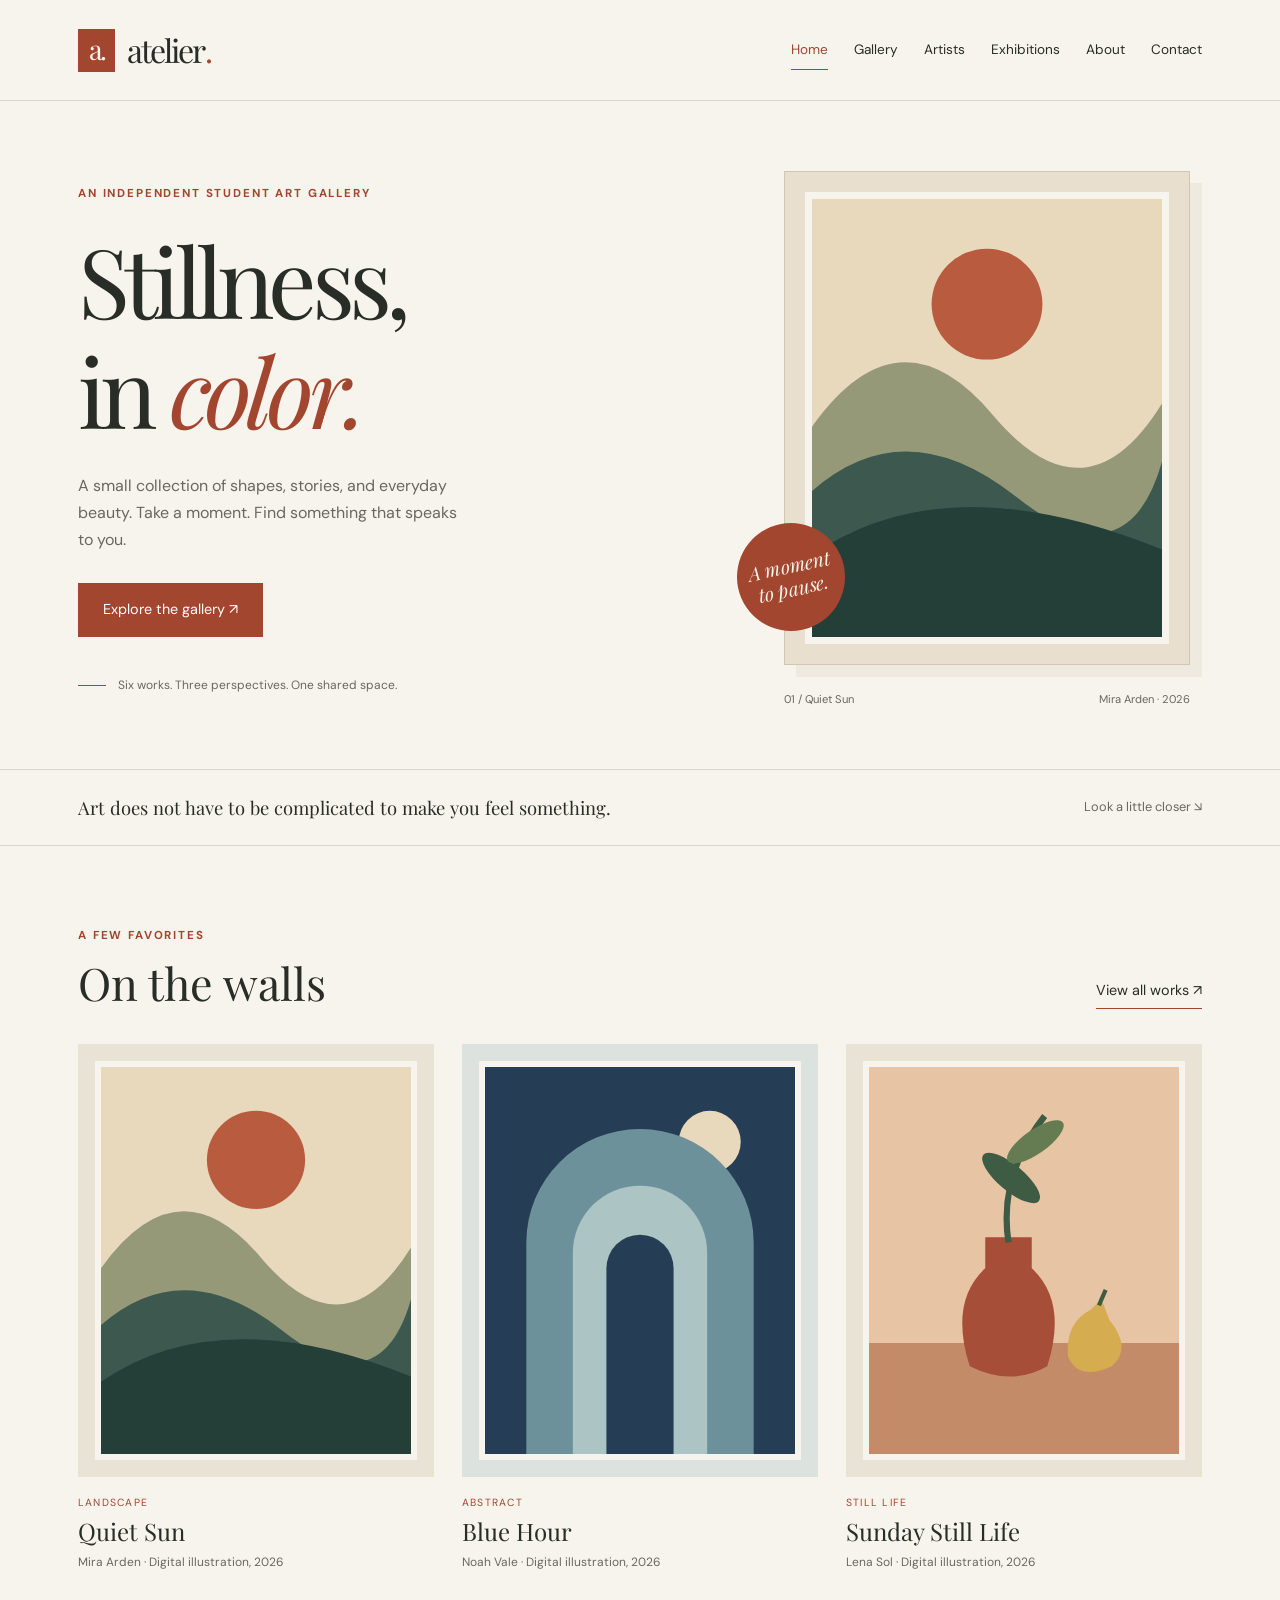
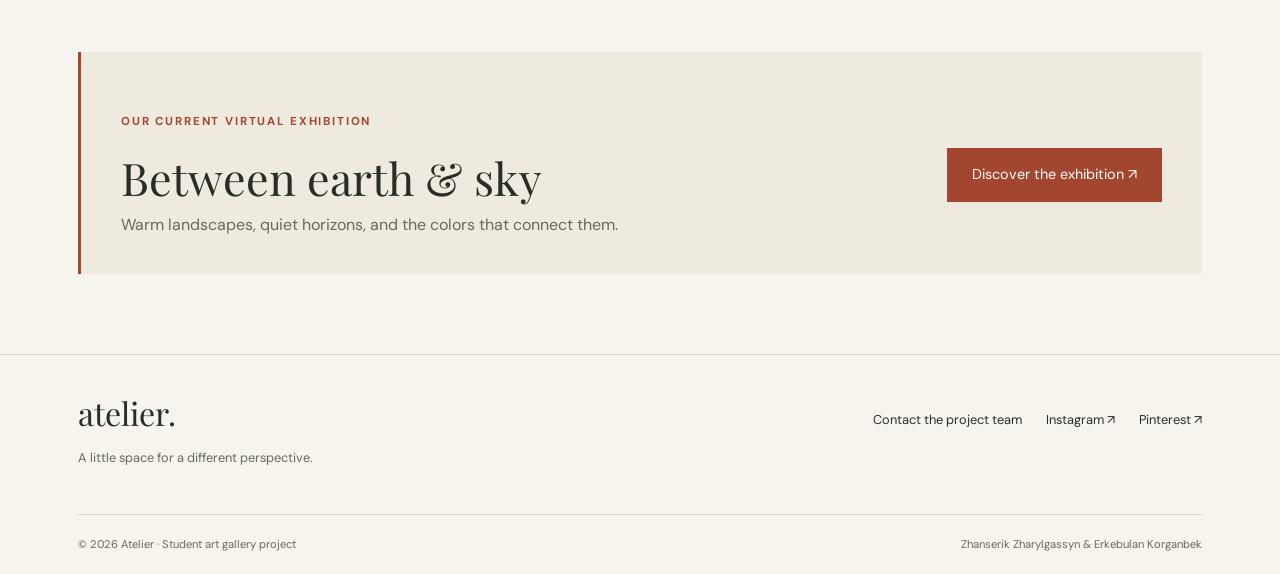
<file: index.html>
<!DOCTYPE html>
<html lang="en">
<head>
    <meta charset="UTF-8">
    <meta name="viewport" content="width=device-width, initial-scale=1.0">
    <meta name="description" content="Atelier is a student art gallery featuring original illustrations, imaginary artists, and virtual exhibitions.">
    <title>Home | Atelier Art Gallery</title>
    <link rel="preconnect" href="https://fonts.googleapis.com">
    <link rel="preconnect" href="https://fonts.gstatic.com" crossorigin>
    <link href="https://fonts.googleapis.com/css2?family=DM+Sans:wght@400;500;600;700&amp;family=Playfair+Display:wght@400;500;600&amp;display=swap" rel="stylesheet">
    <link rel="stylesheet" href="vendor/bootstrap.min.css">
    <link rel="stylesheet" href="css/style.css">
</head>
<body>
    <a class="skip-link" href="#main-content">Skip to content</a>
    <header class="site-header">
        <div class="container header-inner">
            <a class="logo" href="index.html" aria-label="Atelier home"><span class="logo-mark" aria-hidden="true">a.</span> atelier<span class="logo-dot">.</span></a>
            <nav aria-label="Main navigation">
                <a href="index.html" aria-current="page">Home</a>
                <a href="gallery.html">Gallery</a>
                <a href="artists.html">Artists</a>
                <a href="exhibitions.html">Exhibitions</a>
                <a href="about.html">About</a>
                <a href="contact.html">Contact</a>
            </nav>
        </div>
    </header>
    <main id="main-content">
        <section class="hero container">
            <div class="row align-items-center g-5">
                <div class="col-md-6 hero-copy">
                    <p class="eyebrow">An independent student art gallery</p>
                    <h1>Stillness,<br>in <em>color.</em></h1>
                    <p>A small collection of shapes, stories, and everyday beauty. Take a moment. Find something that speaks to you.</p>
                    <a class="btn gallery-button" href="gallery.html">Explore the gallery <span aria-hidden="true">↗</span></a>
                    <div class="hero-note"><span class="small-line" aria-hidden="true"></span> Six works. Three perspectives. One shared space.</div>
                </div>
                <div class="col-md-6">
                    <figure class="hero-art">
                        <div class="hero-frame"><img src="images/quiet-sun.svg" alt="A terracotta sun rising above layered green hills" width="600" height="750" fetchpriority="high"></div>
                        <span class="art-sticker" aria-hidden="true">A moment<br>to pause.</span>
                        <figcaption><span>01 / Quiet Sun</span><span>Mira Arden · 2026</span></figcaption>
                    </figure>
                </div>
            </div>
        </section>
        <section class="intro-strip">
            <div class="container strip-inner"><p>Art does not have to be complicated to make you feel something.</p><span>Look a little closer ↘</span></div>
        </section>
        <section class="container section-space">
            <div class="section-heading"><div><p class="eyebrow">A few favorites</p><h2>On the walls</h2></div><a class="text-link" href="gallery.html">View all works ↗</a></div>
            <div class="art-grid">
                <figure class="art-card" id="quiet-sun">
                    <div class="art-image"><img src="images/quiet-sun.svg" alt="A terracotta sun above layered green hills." width="600" height="750" loading="lazy"></div>
                    <figcaption>
                        <span class="art-type">Landscape</span>
                        <h3>Quiet Sun</h3>
                        <p>Mira Arden <span aria-hidden="true">·</span> Digital illustration, 2026</p>
                    </figcaption>
                </figure>
                <figure class="art-card" id="blue-hour">
                    <div class="art-image"><img src="images/blue-hour.svg" alt="Blue arches and a pale moon on a deep blue background." width="600" height="750" loading="lazy"></div>
                    <figcaption>
                        <span class="art-type">Abstract</span>
                        <h3>Blue Hour</h3>
                        <p>Noah Vale <span aria-hidden="true">·</span> Digital illustration, 2026</p>
                    </figcaption>
                </figure>
                <figure class="art-card" id="still-life">
                    <div class="art-image"><img src="images/still-life.svg" alt="A rust-colored vase with green leaves beside a golden pear." width="600" height="750" loading="lazy"></div>
                    <figcaption>
                        <span class="art-type">Still life</span>
                        <h3>Sunday Still Life</h3>
                        <p>Lena Sol <span aria-hidden="true">·</span> Digital illustration, 2026</p>
                    </figcaption>
                </figure>
            </div>
        </section>
        <section class="container section-space pt-0">
            <div class="invitation row align-items-center g-4">
                <div class="col-md-8"><p class="eyebrow">Our current virtual exhibition</p><h2>Between earth &amp; sky</h2><p>Warm landscapes, quiet horizons, and the colors that connect them.</p></div>
                <div class="col-md-4 text-md-end"><a class="btn gallery-button" href="exhibitions.html">Discover the exhibition ↗</a></div>
            </div>
        </section>
    </main>
    <footer class="site-footer">
        <div class="container">
            <div class="footer-top">
                <div>
                    <a class="footer-logo" href="index.html">atelier.</a>
                    <p>A little space for a different perspective.</p>
                </div>
                <div class="footer-links">
                    <a href="contact.html">Contact the project team</a>
                    <a href="https://www.instagram.com/" target="_blank" rel="noopener noreferrer">Instagram ↗</a>
                    <a href="https://www.pinterest.com/" target="_blank" rel="noopener noreferrer">Pinterest ↗</a>
                </div>
            </div>
            <div class="footer-bottom">
                <p>© 2026 Atelier · Student art gallery project</p>
                <p>Zhanserik Zharylgassyn &amp; Erkebulan Korganbek</p>
            </div>
        </div>
    </footer>
</body>
</html>
</file>
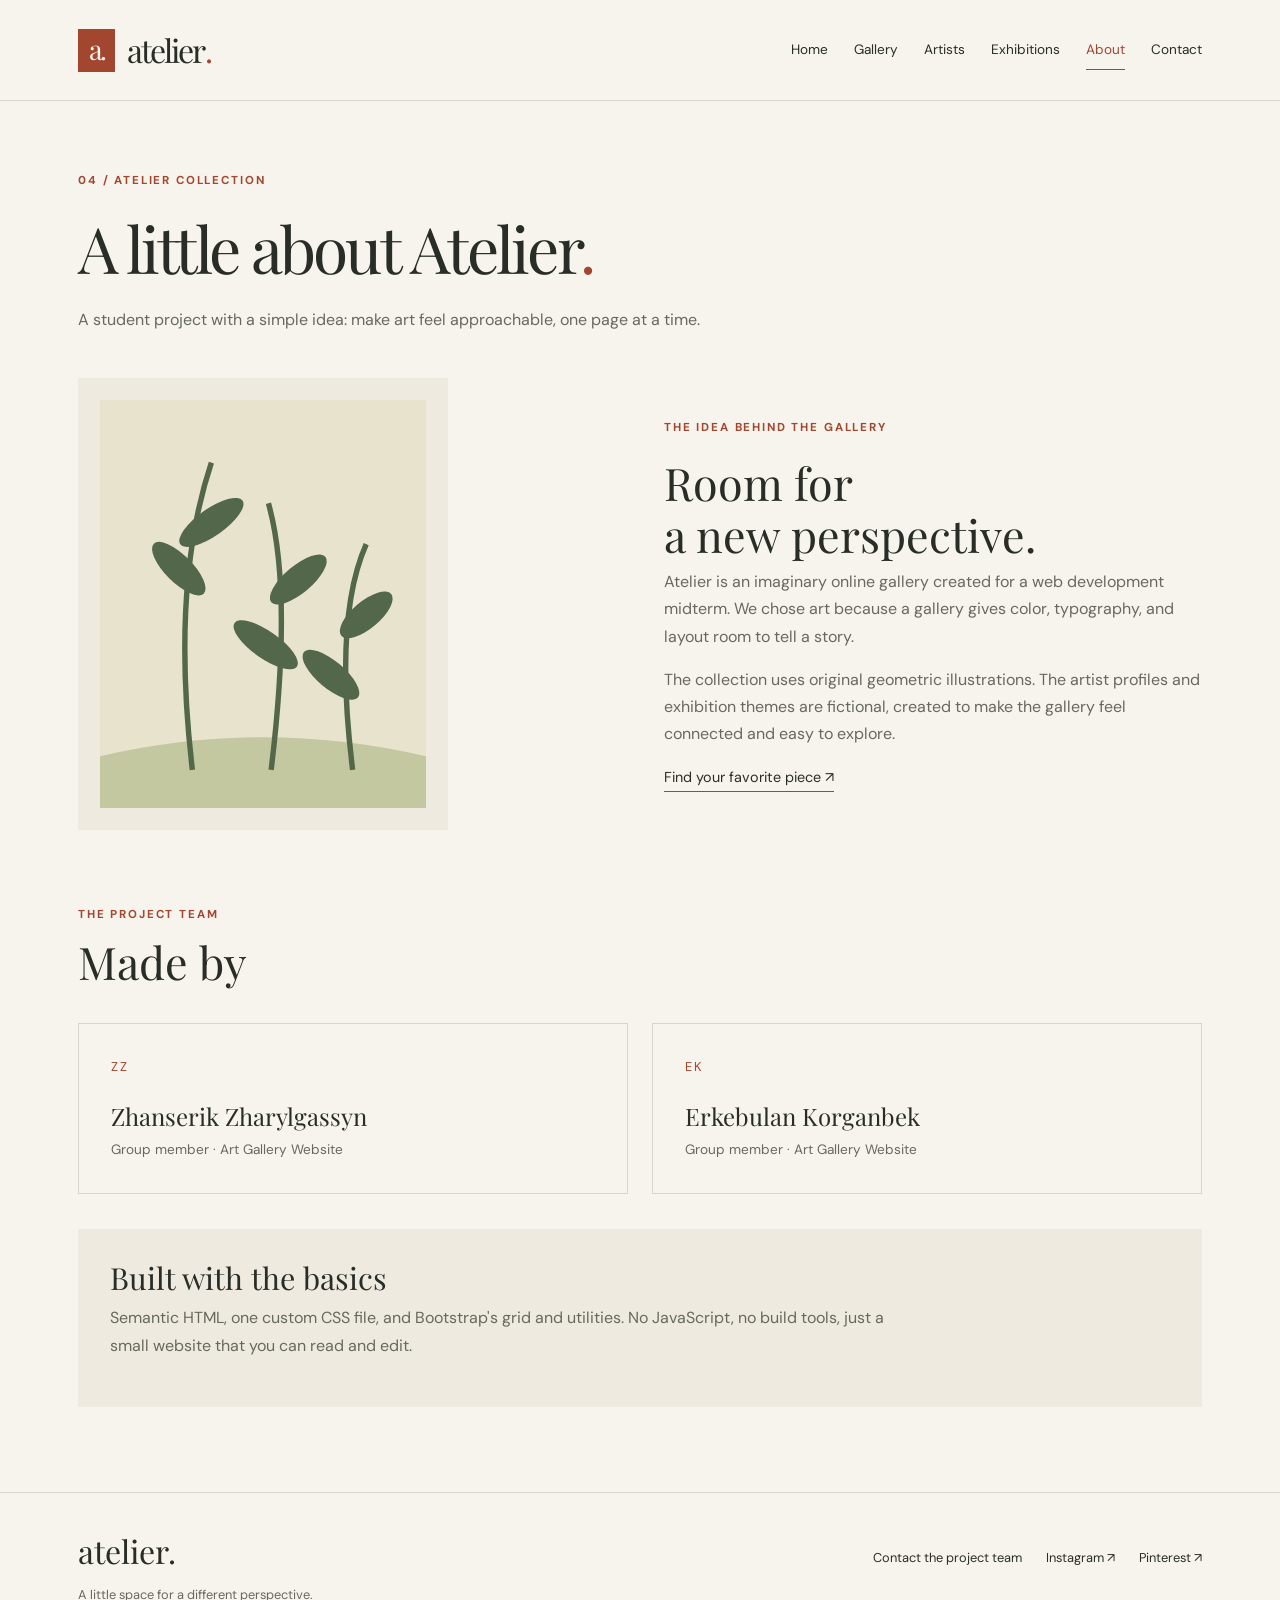
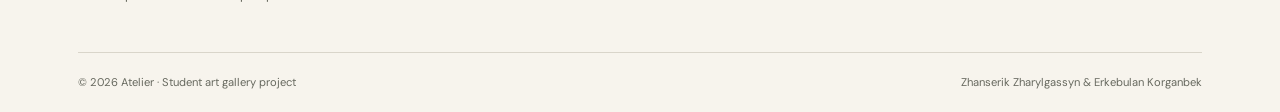
<file: about.html>
<!DOCTYPE html>
<html lang="en">
<head>
    <meta charset="UTF-8">
    <meta name="viewport" content="width=device-width, initial-scale=1.0">
    <meta name="description" content="Atelier is a student art gallery featuring original illustrations, imaginary artists, and virtual exhibitions.">
    <title>About | Atelier Art Gallery</title>
    <link rel="preconnect" href="https://fonts.googleapis.com">
    <link rel="preconnect" href="https://fonts.gstatic.com" crossorigin>
    <link href="https://fonts.googleapis.com/css2?family=DM+Sans:wght@400;500;600;700&amp;family=Playfair+Display:wght@400;500;600&amp;display=swap" rel="stylesheet">
    <link rel="stylesheet" href="vendor/bootstrap.min.css">
    <link rel="stylesheet" href="css/style.css">
</head>
<body>
    <a class="skip-link" href="#main-content">Skip to content</a>
    <header class="site-header">
        <div class="container header-inner">
            <a class="logo" href="index.html" aria-label="Atelier home"><span class="logo-mark" aria-hidden="true">a.</span> atelier<span class="logo-dot">.</span></a>
            <nav aria-label="Main navigation">
                <a href="index.html">Home</a>
                <a href="gallery.html">Gallery</a>
                <a href="artists.html">Artists</a>
                <a href="exhibitions.html">Exhibitions</a>
                <a href="about.html" aria-current="page">About</a>
                <a href="contact.html">Contact</a>
            </nav>
        </div>
    </header>
    <main id="main-content">
        <section class="page-heading container">
            <p class="eyebrow">04 / Atelier collection</p>
            <h1>A little about Atelier<span class="accent">.</span></h1>
            <p class="page-intro">A student project with a simple idea: make art feel approachable, one page at a time.</p>
        </section>
        <section class="container collection-section">
            <div class="row g-5 align-items-center about-story">
                <div class="col-md-6"><div class="about-art"><img src="images/garden-notes.svg" alt="Simple green botanical branches on a cream background" width="600" height="750"></div></div>
                <div class="col-md-6"><p class="eyebrow">The idea behind the gallery</p><h2>Room for<br>a new perspective.</h2><p>Atelier is an imaginary online gallery created for a web development midterm. We chose art because a gallery gives color, typography, and layout room to tell a story.</p><p>The collection uses original geometric illustrations. The artist profiles and exhibition themes are fictional, created to make the gallery feel connected and easy to explore.</p><a class="text-link" href="gallery.html">Find your favorite piece ↗</a></div>
            </div>
            <div class="section-heading"><div><p class="eyebrow">The project team</p><h2>Made by</h2></div></div>
            <div class="row g-4">
                <div class="col-md-6"><article class="team-card"><span class="team-initials" aria-hidden="true">ZZ</span><h3>Zhanserik Zharylgassyn</h3><p>Group member · Art Gallery Website</p></article></div>
                <div class="col-md-6"><article class="team-card"><span class="team-initials" aria-hidden="true">EK</span><h3>Erkebulan Korganbek</h3><p>Group member · Art Gallery Website</p></article></div>
            </div>
            <div class="project-note"><h2>Built with the basics</h2><p>Semantic HTML, one custom CSS file, and Bootstrap's grid and utilities. No JavaScript, no build tools, just a small website that you can read and edit.</p></div>
        </section>
    </main>
    <footer class="site-footer">
        <div class="container">
            <div class="footer-top">
                <div>
                    <a class="footer-logo" href="index.html">atelier.</a>
                    <p>A little space for a different perspective.</p>
                </div>
                <div class="footer-links">
                    <a href="contact.html">Contact the project team</a>
                    <a href="https://www.instagram.com/" target="_blank" rel="noopener noreferrer">Instagram ↗</a>
                    <a href="https://www.pinterest.com/" target="_blank" rel="noopener noreferrer">Pinterest ↗</a>
                </div>
            </div>
            <div class="footer-bottom">
                <p>© 2026 Atelier · Student art gallery project</p>
                <p>Zhanserik Zharylgassyn &amp; Erkebulan Korganbek</p>
            </div>
        </div>
    </footer>
</body>
</html>
</file>
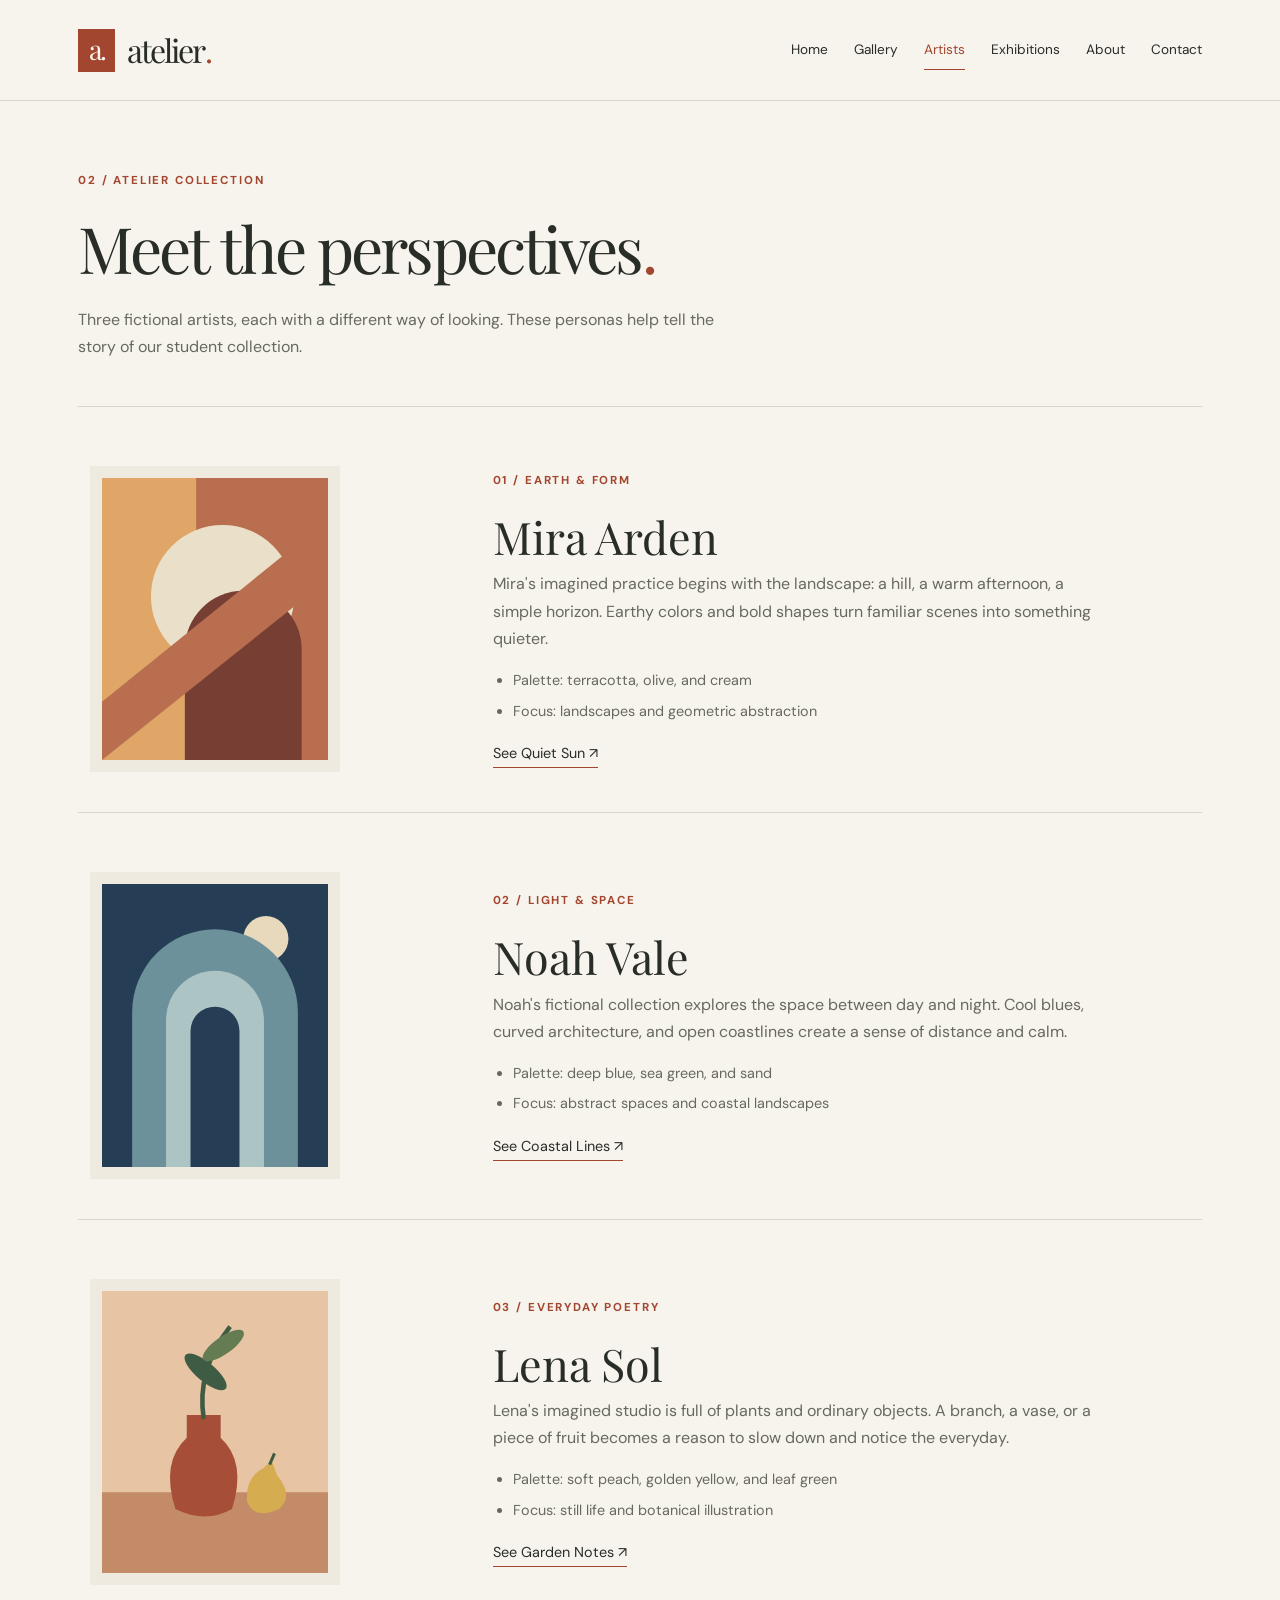
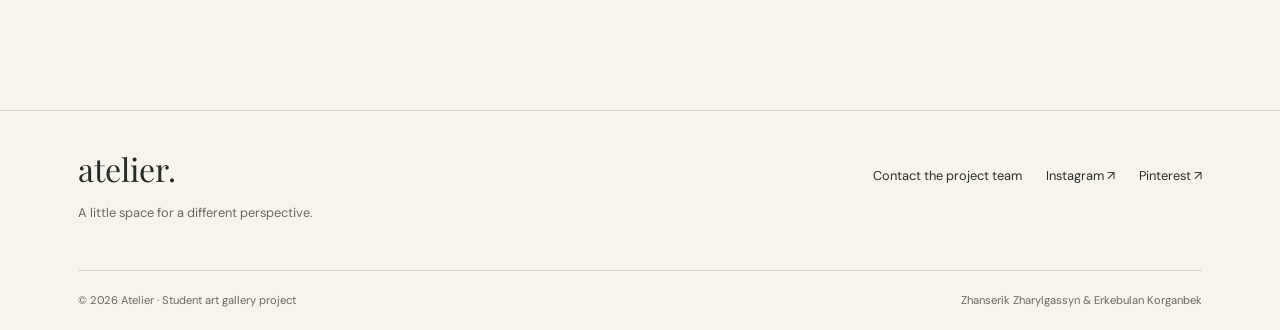
<file: artists.html>
<!DOCTYPE html>
<html lang="en">
<head>
    <meta charset="UTF-8">
    <meta name="viewport" content="width=device-width, initial-scale=1.0">
    <meta name="description" content="Atelier is a student art gallery featuring original illustrations, imaginary artists, and virtual exhibitions.">
    <title>Artists | Atelier Art Gallery</title>
    <link rel="preconnect" href="https://fonts.googleapis.com">
    <link rel="preconnect" href="https://fonts.gstatic.com" crossorigin>
    <link href="https://fonts.googleapis.com/css2?family=DM+Sans:wght@400;500;600;700&amp;family=Playfair+Display:wght@400;500;600&amp;display=swap" rel="stylesheet">
    <link rel="stylesheet" href="vendor/bootstrap.min.css">
    <link rel="stylesheet" href="css/style.css">
</head>
<body>
    <a class="skip-link" href="#main-content">Skip to content</a>
    <header class="site-header">
        <div class="container header-inner">
            <a class="logo" href="index.html" aria-label="Atelier home"><span class="logo-mark" aria-hidden="true">a.</span> atelier<span class="logo-dot">.</span></a>
            <nav aria-label="Main navigation">
                <a href="index.html">Home</a>
                <a href="gallery.html">Gallery</a>
                <a href="artists.html" aria-current="page">Artists</a>
                <a href="exhibitions.html">Exhibitions</a>
                <a href="about.html">About</a>
                <a href="contact.html">Contact</a>
            </nav>
        </div>
    </header>
    <main id="main-content">
        <section class="page-heading container">
            <p class="eyebrow">02 / Atelier collection</p>
            <h1>Meet the perspectives<span class="accent">.</span></h1>
            <p class="page-intro">Three fictional artists, each with a different way of looking. These personas help tell the story of our student collection.</p>
        </section>
        <section class="container collection-section" aria-label="Artist profiles">
            <article class="artist-row row align-items-center g-4">
                <div class="col-md-4"><img class="artist-work" src="images/warm-earth.svg" alt="Warm Earth: cream and ochre shapes on a rust background" width="600" height="750"></div>
                <div class="col-md-8 artist-copy"><p class="eyebrow">01 / Earth &amp; form</p><h2>Mira Arden</h2><p>Mira's imagined practice begins with the landscape: a hill, a warm afternoon, a simple horizon. Earthy colors and bold shapes turn familiar scenes into something quieter.</p><ul><li>Palette: terracotta, olive, and cream</li><li>Focus: landscapes and geometric abstraction</li></ul><a class="text-link" href="gallery.html#quiet-sun">See Quiet Sun ↗</a></div>
            </article>
            <article class="artist-row row align-items-center g-4">
                <div class="col-md-4"><img class="artist-work" src="images/blue-hour.svg" alt="Blue Hour: concentric blue arches under a pale moon" width="600" height="750" loading="lazy"></div>
                <div class="col-md-8 artist-copy"><p class="eyebrow">02 / Light &amp; space</p><h2>Noah Vale</h2><p>Noah's fictional collection explores the space between day and night. Cool blues, curved architecture, and open coastlines create a sense of distance and calm.</p><ul><li>Palette: deep blue, sea green, and sand</li><li>Focus: abstract spaces and coastal landscapes</li></ul><a class="text-link" href="gallery.html#coastal-lines">See Coastal Lines ↗</a></div>
            </article>
            <article class="artist-row row align-items-center g-4">
                <div class="col-md-4"><img class="artist-work" src="images/still-life.svg" alt="Sunday Still Life: a vase with leaves beside a golden pear" width="600" height="750" loading="lazy"></div>
                <div class="col-md-8 artist-copy"><p class="eyebrow">03 / Everyday poetry</p><h2>Lena Sol</h2><p>Lena's imagined studio is full of plants and ordinary objects. A branch, a vase, or a piece of fruit becomes a reason to slow down and notice the everyday.</p><ul><li>Palette: soft peach, golden yellow, and leaf green</li><li>Focus: still life and botanical illustration</li></ul><a class="text-link" href="gallery.html#garden-notes">See Garden Notes ↗</a></div>
            </article>
        </section>
    </main>
    <footer class="site-footer">
        <div class="container">
            <div class="footer-top">
                <div>
                    <a class="footer-logo" href="index.html">atelier.</a>
                    <p>A little space for a different perspective.</p>
                </div>
                <div class="footer-links">
                    <a href="contact.html">Contact the project team</a>
                    <a href="https://www.instagram.com/" target="_blank" rel="noopener noreferrer">Instagram ↗</a>
                    <a href="https://www.pinterest.com/" target="_blank" rel="noopener noreferrer">Pinterest ↗</a>
                </div>
            </div>
            <div class="footer-bottom">
                <p>© 2026 Atelier · Student art gallery project</p>
                <p>Zhanserik Zharylgassyn &amp; Erkebulan Korganbek</p>
            </div>
        </div>
    </footer>
</body>
</html>
</file>
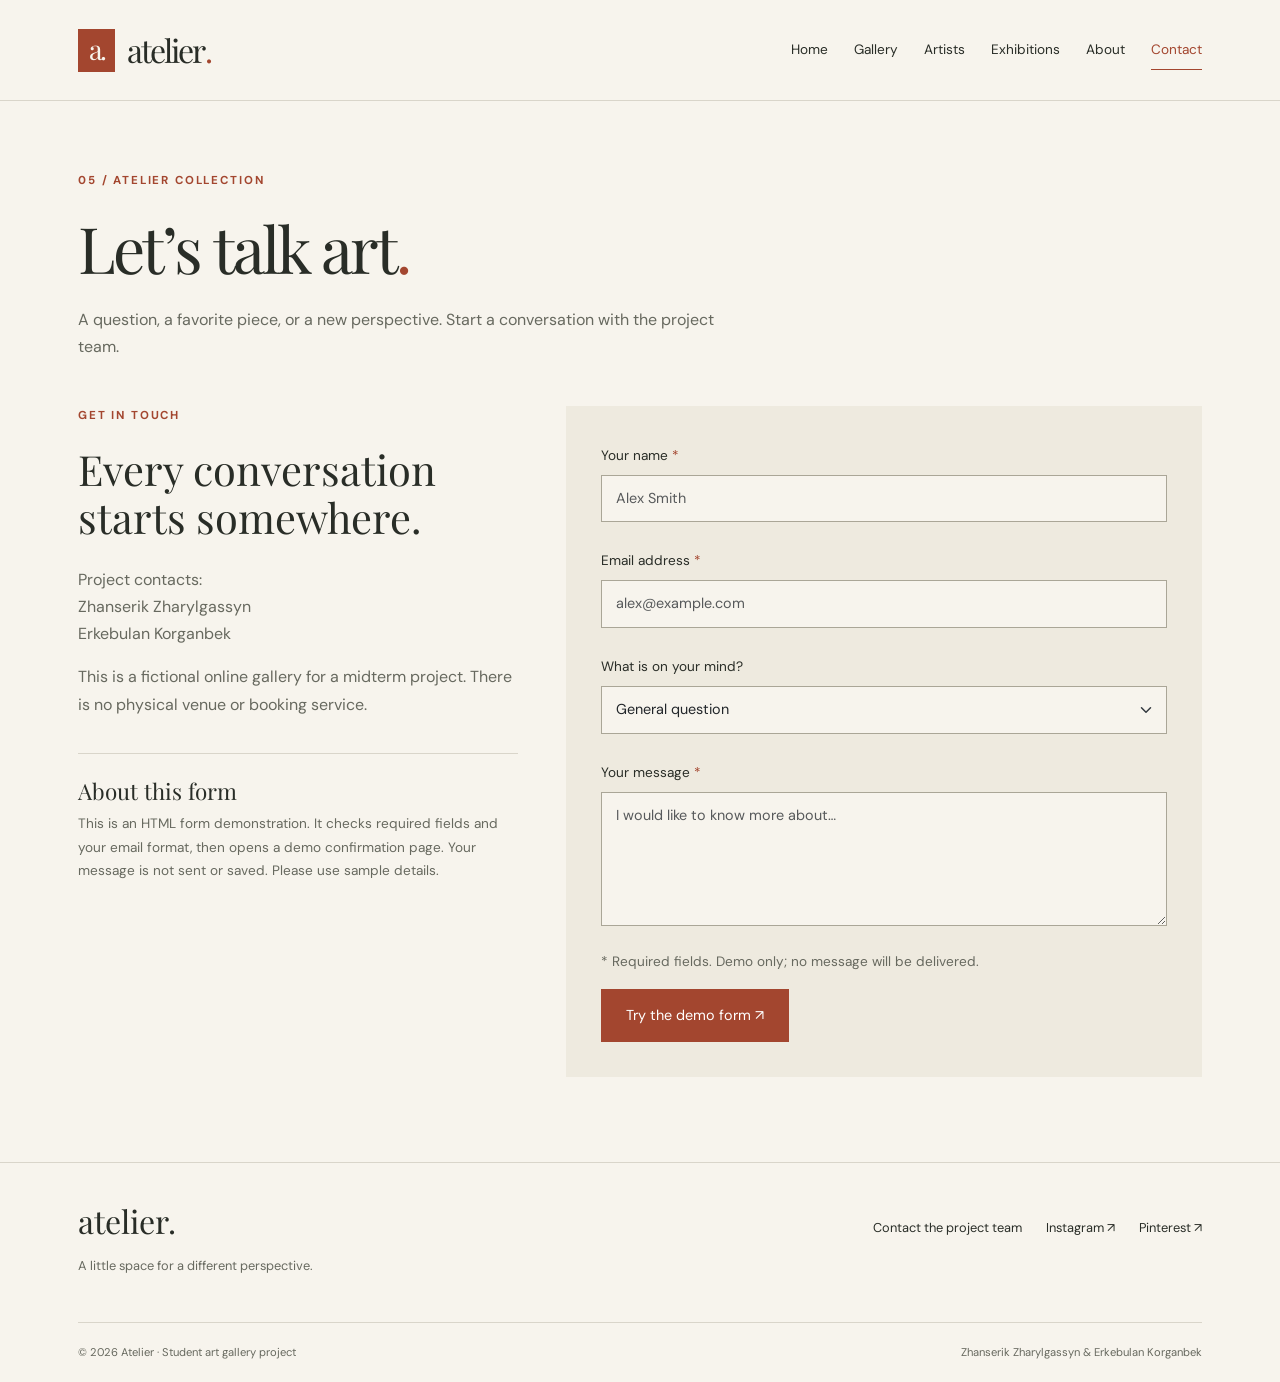
<file: contact.html>
<!DOCTYPE html>
<html lang="en">
<head>
    <meta charset="UTF-8">
    <meta name="viewport" content="width=device-width, initial-scale=1.0">
    <meta name="description" content="Atelier is a student art gallery featuring original illustrations, imaginary artists, and virtual exhibitions.">
    <title>Contact | Atelier Art Gallery</title>
    <link rel="preconnect" href="https://fonts.googleapis.com">
    <link rel="preconnect" href="https://fonts.gstatic.com" crossorigin>
    <link href="https://fonts.googleapis.com/css2?family=DM+Sans:wght@400;500;600;700&amp;family=Playfair+Display:wght@400;500;600&amp;display=swap" rel="stylesheet">
    <link rel="stylesheet" href="vendor/bootstrap.min.css">
    <link rel="stylesheet" href="css/style.css">
</head>
<body>
    <a class="skip-link" href="#main-content">Skip to content</a>
    <header class="site-header">
        <div class="container header-inner">
            <a class="logo" href="index.html" aria-label="Atelier home"><span class="logo-mark" aria-hidden="true">a.</span> atelier<span class="logo-dot">.</span></a>
            <nav aria-label="Main navigation">
                <a href="index.html">Home</a>
                <a href="gallery.html">Gallery</a>
                <a href="artists.html">Artists</a>
                <a href="exhibitions.html">Exhibitions</a>
                <a href="about.html">About</a>
                <a href="contact.html" aria-current="page">Contact</a>
            </nav>
        </div>
    </header>
    <main id="main-content">
        <section class="page-heading container">
            <p class="eyebrow">05 / Atelier collection</p>
            <h1>Let’s talk art<span class="accent">.</span></h1>
            <p class="page-intro">A question, a favorite piece, or a new perspective. Start a conversation with the project team.</p>
        </section>
        <section class="container collection-section">
            <div class="row g-5">
                <div class="col-md-5 contact-copy"><p class="eyebrow">Get in touch</p><h2>Every conversation<br>starts somewhere.</h2><p>Project contacts:<br>Zhanserik Zharylgassyn<br>Erkebulan Korganbek</p><p>This is a fictional online gallery for a midterm project. There is no physical venue or booking service.</p><div class="contact-note" id="form-note"><h3>About this form</h3><p>This is an HTML form demonstration. It checks required fields and your email format, then opens a demo confirmation page. Your message is not sent or saved. Please use sample details.</p></div></div>
                <div class="col-md-7">
                    <!-- No name attributes: demo values are not added to the destination URL. -->
                    <form action="thank-you.html" method="get" class="contact-form" aria-describedby="form-note">
                        <div class="mb-4"><label for="visitor-name" class="form-label">Your name <span class="required">*</span></label><input type="text" id="visitor-name" class="form-control" placeholder="Alex Smith" autocomplete="name" maxlength="100" required></div>
                        <div class="mb-4"><label for="visitor-email" class="form-label">Email address <span class="required">*</span></label><input type="email" id="visitor-email" class="form-control" placeholder="alex@example.com" autocomplete="email" maxlength="150" required></div>
                        <div class="mb-4"><label for="subject" class="form-label">What is on your mind?</label><select id="subject" class="form-select"><option>General question</option><option>The artwork collection</option><option>Virtual exhibitions</option><option>Project feedback</option></select></div>
                        <div class="mb-4"><label for="message" class="form-label">Your message <span class="required">*</span></label><textarea id="message" class="form-control" rows="5" placeholder="I would like to know more about…" maxlength="2000" required></textarea></div>
                        <p class="caption-note">* Required fields. Demo only; no message will be delivered.</p>
                        <button type="submit" class="btn gallery-button">Try the demo form ↗</button>
                    </form>
                </div>
            </div>
        </section>
    </main>
    <footer class="site-footer">
        <div class="container">
            <div class="footer-top">
                <div>
                    <a class="footer-logo" href="index.html">atelier.</a>
                    <p>A little space for a different perspective.</p>
                </div>
                <div class="footer-links">
                    <a href="contact.html">Contact the project team</a>
                    <a href="https://www.instagram.com/" target="_blank" rel="noopener noreferrer">Instagram ↗</a>
                    <a href="https://www.pinterest.com/" target="_blank" rel="noopener noreferrer">Pinterest ↗</a>
                </div>
            </div>
            <div class="footer-bottom">
                <p>© 2026 Atelier · Student art gallery project</p>
                <p>Zhanserik Zharylgassyn &amp; Erkebulan Korganbek</p>
            </div>
        </div>
    </footer>
</body>
</html>
</file>
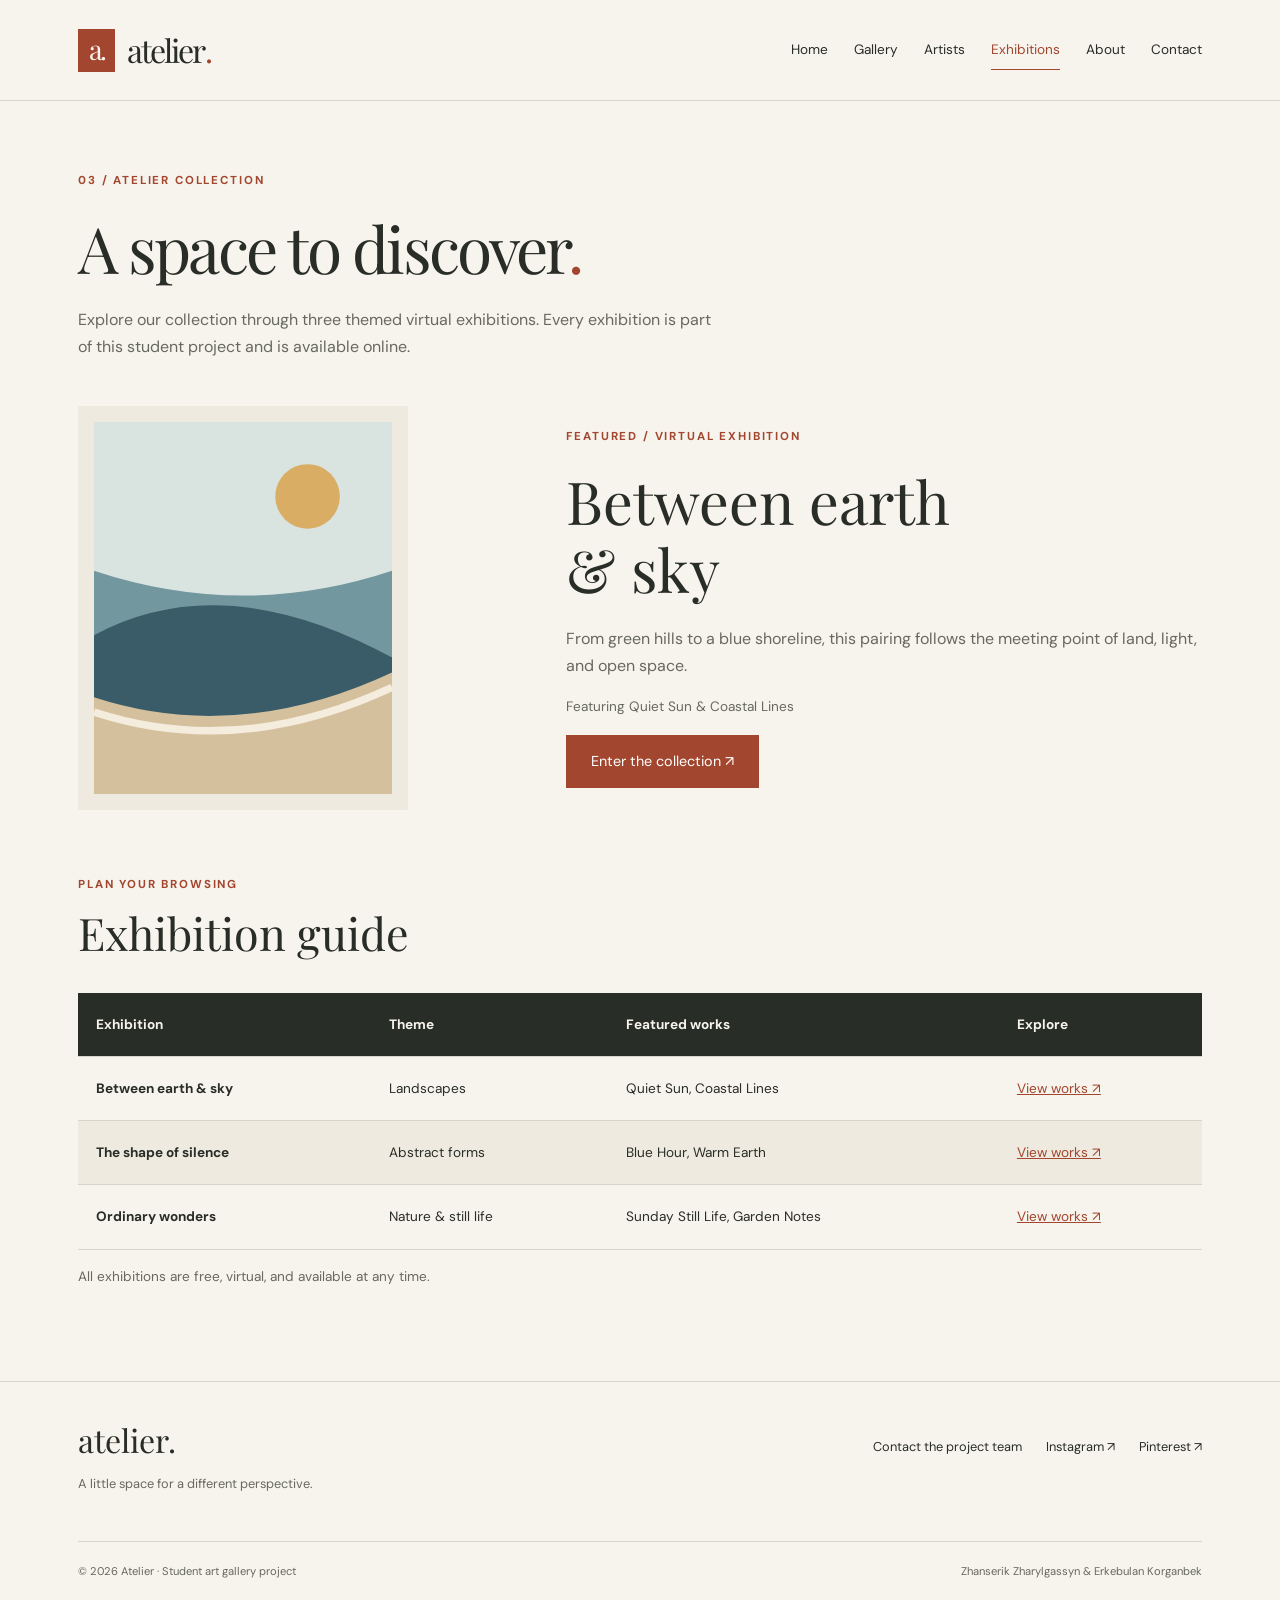
<file: exhibitions.html>
<!DOCTYPE html>
<html lang="en">
<head>
    <meta charset="UTF-8">
    <meta name="viewport" content="width=device-width, initial-scale=1.0">
    <meta name="description" content="Atelier is a student art gallery featuring original illustrations, imaginary artists, and virtual exhibitions.">
    <title>Exhibitions | Atelier Art Gallery</title>
    <link rel="preconnect" href="https://fonts.googleapis.com">
    <link rel="preconnect" href="https://fonts.gstatic.com" crossorigin>
    <link href="https://fonts.googleapis.com/css2?family=DM+Sans:wght@400;500;600;700&amp;family=Playfair+Display:wght@400;500;600&amp;display=swap" rel="stylesheet">
    <link rel="stylesheet" href="vendor/bootstrap.min.css">
    <link rel="stylesheet" href="css/style.css">
</head>
<body>
    <a class="skip-link" href="#main-content">Skip to content</a>
    <header class="site-header">
        <div class="container header-inner">
            <a class="logo" href="index.html" aria-label="Atelier home"><span class="logo-mark" aria-hidden="true">a.</span> atelier<span class="logo-dot">.</span></a>
            <nav aria-label="Main navigation">
                <a href="index.html">Home</a>
                <a href="gallery.html">Gallery</a>
                <a href="artists.html">Artists</a>
                <a href="exhibitions.html" aria-current="page">Exhibitions</a>
                <a href="about.html">About</a>
                <a href="contact.html">Contact</a>
            </nav>
        </div>
    </header>
    <main id="main-content">
        <section class="page-heading container">
            <p class="eyebrow">03 / Atelier collection</p>
            <h1>A space to discover<span class="accent">.</span></h1>
            <p class="page-intro">Explore our collection through three themed virtual exhibitions. Every exhibition is part of this student project and is available online.</p>
        </section>
        <section class="container collection-section">
            <div class="row g-5 align-items-center exhibition-feature">
                <div class="col-md-5"><img class="exhibition-image" src="images/coastal-lines.svg" alt="Coastal Lines: a golden sun above sea and sand" width="600" height="750"></div>
                <div class="col-md-7"><p class="eyebrow">Featured / Virtual exhibition</p><h2>Between earth<br>&amp; sky</h2><p>From green hills to a blue shoreline, this pairing follows the meeting point of land, light, and open space.</p><p class="caption-note">Featuring Quiet Sun &amp; Coastal Lines</p><a class="btn gallery-button" href="gallery.html#quiet-sun">Enter the collection ↗</a></div>
            </div>
            <div class="section-heading"><div><p class="eyebrow">Plan your browsing</p><h2>Exhibition guide</h2></div></div>
            <div class="table-responsive">
                <table class="exhibition-table">
                    <caption>All exhibitions are free, virtual, and available at any time.</caption>
                    <thead><tr><th scope="col">Exhibition</th><th scope="col">Theme</th><th scope="col">Featured works</th><th scope="col">Explore</th></tr></thead>
                    <tbody>
                        <tr><th scope="row">Between earth &amp; sky</th><td>Landscapes</td><td>Quiet Sun, Coastal Lines</td><td><a href="gallery.html#quiet-sun">View works ↗</a></td></tr>
                        <tr><th scope="row">The shape of silence</th><td>Abstract forms</td><td>Blue Hour, Warm Earth</td><td><a href="gallery.html#blue-hour">View works ↗</a></td></tr>
                        <tr><th scope="row">Ordinary wonders</th><td>Nature &amp; still life</td><td>Sunday Still Life, Garden Notes</td><td><a href="gallery.html#still-life">View works ↗</a></td></tr>
                    </tbody>
                </table>
            </div>
        </section>
    </main>
    <footer class="site-footer">
        <div class="container">
            <div class="footer-top">
                <div>
                    <a class="footer-logo" href="index.html">atelier.</a>
                    <p>A little space for a different perspective.</p>
                </div>
                <div class="footer-links">
                    <a href="contact.html">Contact the project team</a>
                    <a href="https://www.instagram.com/" target="_blank" rel="noopener noreferrer">Instagram ↗</a>
                    <a href="https://www.pinterest.com/" target="_blank" rel="noopener noreferrer">Pinterest ↗</a>
                </div>
            </div>
            <div class="footer-bottom">
                <p>© 2026 Atelier · Student art gallery project</p>
                <p>Zhanserik Zharylgassyn &amp; Erkebulan Korganbek</p>
            </div>
        </div>
    </footer>
</body>
</html>
</file>
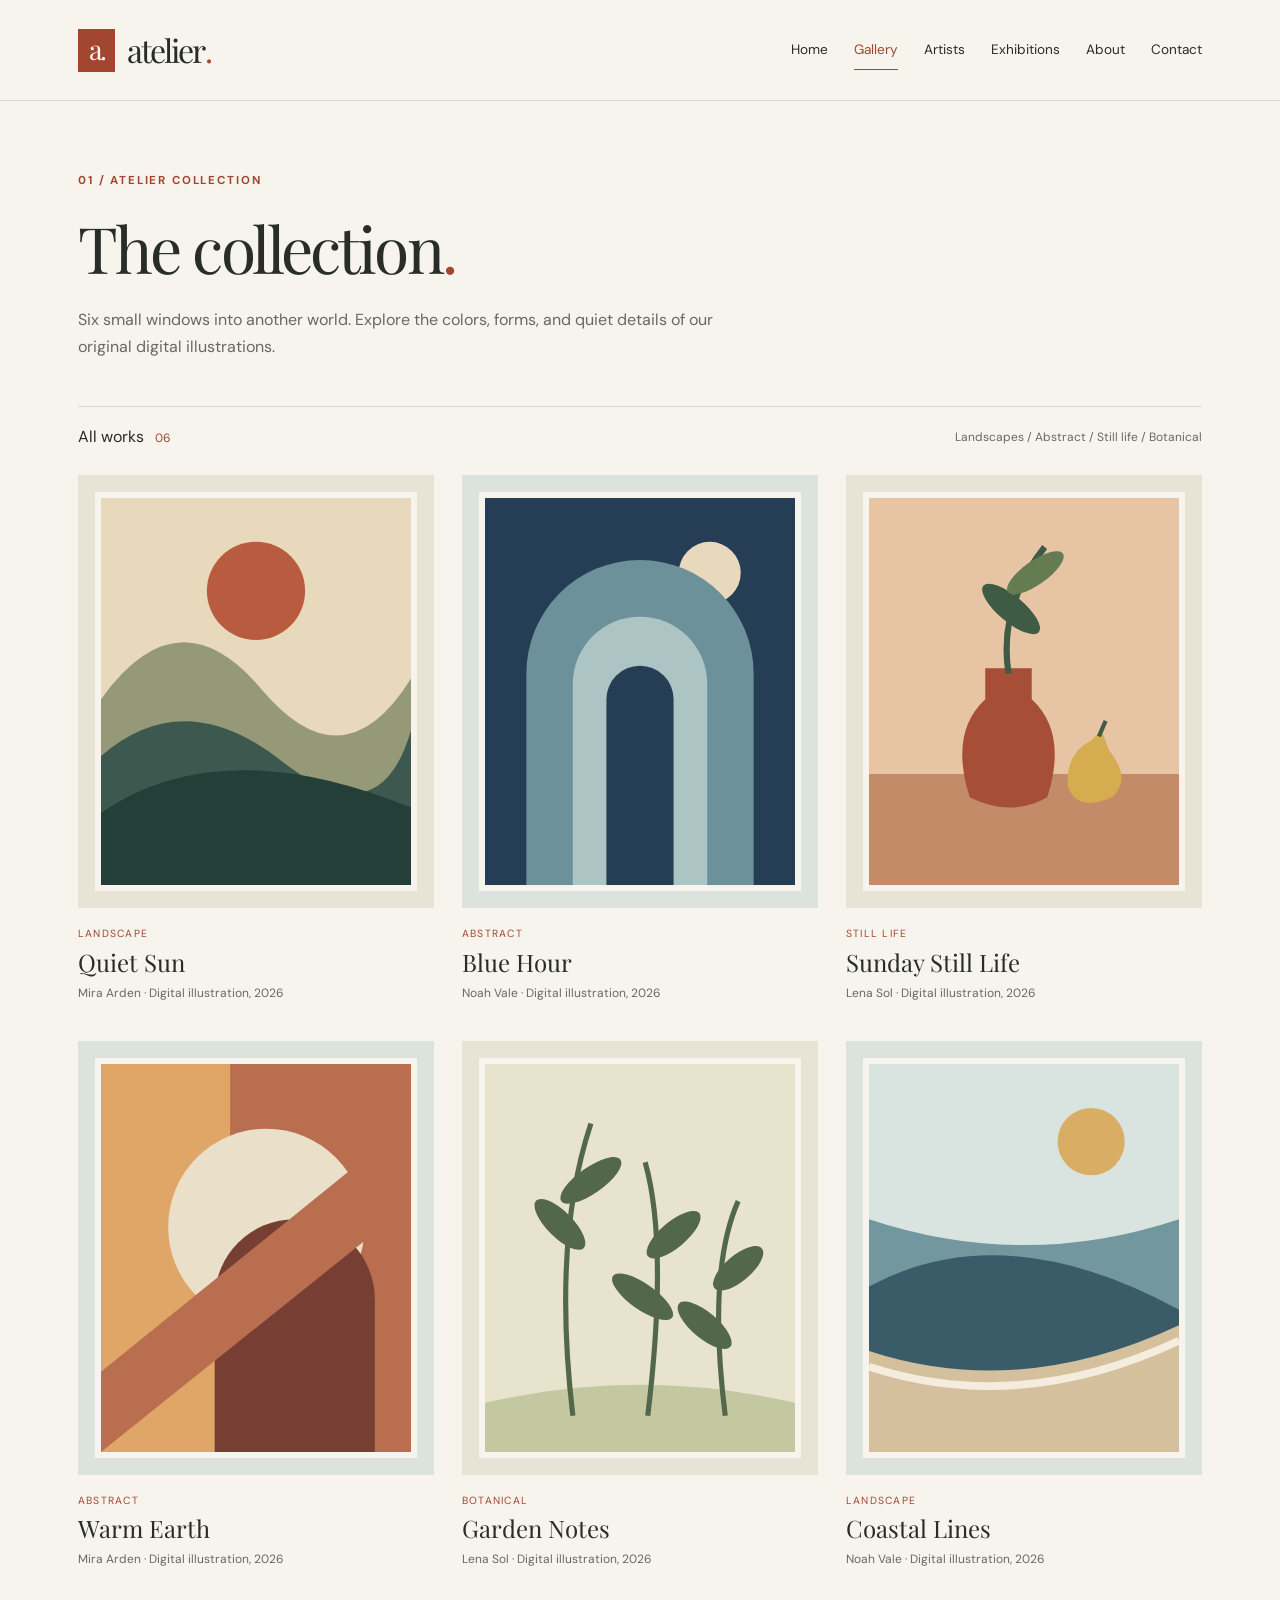
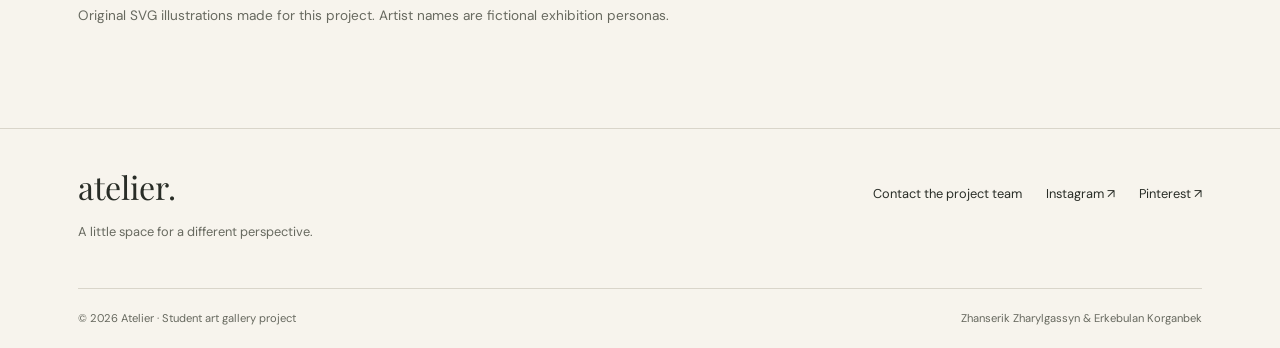
<file: gallery.html>
<!DOCTYPE html>
<html lang="en">
<head>
    <meta charset="UTF-8">
    <meta name="viewport" content="width=device-width, initial-scale=1.0">
    <meta name="description" content="Atelier is a student art gallery featuring original illustrations, imaginary artists, and virtual exhibitions.">
    <title>Gallery | Atelier Art Gallery</title>
    <link rel="preconnect" href="https://fonts.googleapis.com">
    <link rel="preconnect" href="https://fonts.gstatic.com" crossorigin>
    <link href="https://fonts.googleapis.com/css2?family=DM+Sans:wght@400;500;600;700&amp;family=Playfair+Display:wght@400;500;600&amp;display=swap" rel="stylesheet">
    <link rel="stylesheet" href="vendor/bootstrap.min.css">
    <link rel="stylesheet" href="css/style.css">
</head>
<body>
    <a class="skip-link" href="#main-content">Skip to content</a>
    <header class="site-header">
        <div class="container header-inner">
            <a class="logo" href="index.html" aria-label="Atelier home"><span class="logo-mark" aria-hidden="true">a.</span> atelier<span class="logo-dot">.</span></a>
            <nav aria-label="Main navigation">
                <a href="index.html">Home</a>
                <a href="gallery.html" aria-current="page">Gallery</a>
                <a href="artists.html">Artists</a>
                <a href="exhibitions.html">Exhibitions</a>
                <a href="about.html">About</a>
                <a href="contact.html">Contact</a>
            </nav>
        </div>
    </header>
    <main id="main-content">
        <section class="page-heading container">
            <p class="eyebrow">01 / Atelier collection</p>
            <h1>The collection<span class="accent">.</span></h1>
            <p class="page-intro">Six small windows into another world. Explore the colors, forms, and quiet details of our original digital illustrations.</p>
        </section>
        <section class="container collection-section" aria-labelledby="works-heading">
            <div class="collection-top"><h2 id="works-heading">All works <span class="count">06</span></h2><p>Landscapes / Abstract / Still life / Botanical</p></div>
            <div class="art-grid">
                <figure class="art-card" id="quiet-sun">
                    <div class="art-image"><img src="images/quiet-sun.svg" alt="A terracotta sun above layered green hills." width="600" height="750"></div>
                    <figcaption>
                        <span class="art-type">Landscape</span>
                        <h3>Quiet Sun</h3>
                        <p>Mira Arden <span aria-hidden="true">·</span> Digital illustration, 2026</p>
                    </figcaption>
                </figure>
                <figure class="art-card" id="blue-hour">
                    <div class="art-image"><img src="images/blue-hour.svg" alt="Blue arches and a pale moon on a deep blue background." width="600" height="750"></div>
                    <figcaption>
                        <span class="art-type">Abstract</span>
                        <h3>Blue Hour</h3>
                        <p>Noah Vale <span aria-hidden="true">·</span> Digital illustration, 2026</p>
                    </figcaption>
                </figure>
                <figure class="art-card" id="still-life">
                    <div class="art-image"><img src="images/still-life.svg" alt="A rust-colored vase with green leaves beside a golden pear." width="600" height="750"></div>
                    <figcaption>
                        <span class="art-type">Still life</span>
                        <h3>Sunday Still Life</h3>
                        <p>Lena Sol <span aria-hidden="true">·</span> Digital illustration, 2026</p>
                    </figcaption>
                </figure>
                <figure class="art-card" id="warm-earth">
                    <div class="art-image"><img src="images/warm-earth.svg" alt="Overlapping rust, ochre, and cream geometric forms." width="600" height="750" loading="lazy"></div>
                    <figcaption>
                        <span class="art-type">Abstract</span>
                        <h3>Warm Earth</h3>
                        <p>Mira Arden <span aria-hidden="true">·</span> Digital illustration, 2026</p>
                    </figcaption>
                </figure>
                <figure class="art-card" id="garden-notes">
                    <div class="art-image"><img src="images/garden-notes.svg" alt="Three simple leafy branches against a pale cream background." width="600" height="750" loading="lazy"></div>
                    <figcaption>
                        <span class="art-type">Botanical</span>
                        <h3>Garden Notes</h3>
                        <p>Lena Sol <span aria-hidden="true">·</span> Digital illustration, 2026</p>
                    </figcaption>
                </figure>
                <figure class="art-card" id="coastal-lines">
                    <div class="art-image"><img src="images/coastal-lines.svg" alt="A golden sun above curved bands of blue sea and sandy shore." width="600" height="750" loading="lazy"></div>
                    <figcaption>
                        <span class="art-type">Landscape</span>
                        <h3>Coastal Lines</h3>
                        <p>Noah Vale <span aria-hidden="true">·</span> Digital illustration, 2026</p>
                    </figcaption>
                </figure>
            </div>
            <p class="caption-note">Original SVG illustrations made for this project. Artist names are fictional exhibition personas.</p>
        </section>
    </main>
    <footer class="site-footer">
        <div class="container">
            <div class="footer-top">
                <div>
                    <a class="footer-logo" href="index.html">atelier.</a>
                    <p>A little space for a different perspective.</p>
                </div>
                <div class="footer-links">
                    <a href="contact.html">Contact the project team</a>
                    <a href="https://www.instagram.com/" target="_blank" rel="noopener noreferrer">Instagram ↗</a>
                    <a href="https://www.pinterest.com/" target="_blank" rel="noopener noreferrer">Pinterest ↗</a>
                </div>
            </div>
            <div class="footer-bottom">
                <p>© 2026 Atelier · Student art gallery project</p>
                <p>Zhanserik Zharylgassyn &amp; Erkebulan Korganbek</p>
            </div>
        </div>
    </footer>
</body>
</html>
</file>
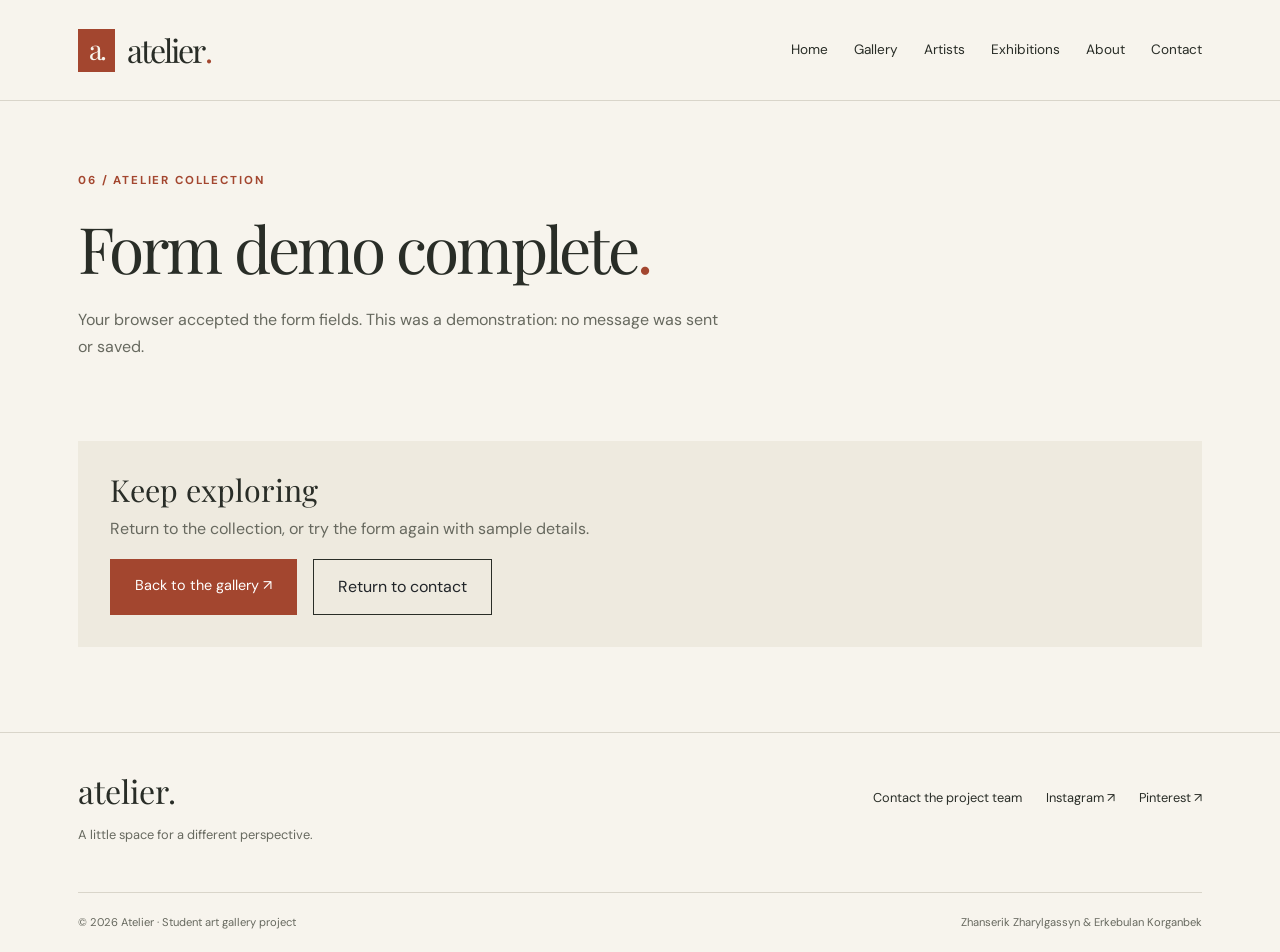
<file: thank-you.html>
<!DOCTYPE html>
<html lang="en">
<head>
    <meta charset="UTF-8">
    <meta name="viewport" content="width=device-width, initial-scale=1.0">
    <meta name="description" content="Atelier is a student art gallery featuring original illustrations, imaginary artists, and virtual exhibitions.">
    <title>Form demo complete | Atelier Art Gallery</title>
    <link rel="preconnect" href="https://fonts.googleapis.com">
    <link rel="preconnect" href="https://fonts.gstatic.com" crossorigin>
    <link href="https://fonts.googleapis.com/css2?family=DM+Sans:wght@400;500;600;700&amp;family=Playfair+Display:wght@400;500;600&amp;display=swap" rel="stylesheet">
    <link rel="stylesheet" href="vendor/bootstrap.min.css">
    <link rel="stylesheet" href="css/style.css">
</head>
<body>
    <a class="skip-link" href="#main-content">Skip to content</a>
    <header class="site-header">
        <div class="container header-inner">
            <a class="logo" href="index.html" aria-label="Atelier home"><span class="logo-mark" aria-hidden="true">a.</span> atelier<span class="logo-dot">.</span></a>
            <nav aria-label="Main navigation">
                <a href="index.html">Home</a>
                <a href="gallery.html">Gallery</a>
                <a href="artists.html">Artists</a>
                <a href="exhibitions.html">Exhibitions</a>
                <a href="about.html">About</a>
                <a href="contact.html">Contact</a>
            </nav>
        </div>
    </header>
    <main id="main-content">
        <section class="page-heading container">
            <p class="eyebrow">06 / Atelier collection</p>
            <h1>Form demo complete<span class="accent">.</span></h1>
            <p class="page-intro">Your browser accepted the form fields. This was a demonstration: no message was sent or saved.</p>
        </section>
        <section class="container collection-section"><div class="project-note"><h2>Keep exploring</h2><p>Return to the collection, or try the form again with sample details.</p><div class="d-flex flex-wrap gap-3"><a class="btn gallery-button" href="gallery.html">Back to the gallery ↗</a><a class="btn outline-button" href="contact.html">Return to contact</a></div></div></section>
    </main>
    <footer class="site-footer">
        <div class="container">
            <div class="footer-top">
                <div>
                    <a class="footer-logo" href="index.html">atelier.</a>
                    <p>A little space for a different perspective.</p>
                </div>
                <div class="footer-links">
                    <a href="contact.html">Contact the project team</a>
                    <a href="https://www.instagram.com/" target="_blank" rel="noopener noreferrer">Instagram ↗</a>
                    <a href="https://www.pinterest.com/" target="_blank" rel="noopener noreferrer">Pinterest ↗</a>
                </div>
            </div>
            <div class="footer-bottom">
                <p>© 2026 Atelier · Student art gallery project</p>
                <p>Zhanserik Zharylgassyn &amp; Erkebulan Korganbek</p>
            </div>
        </div>
    </footer>
</body>
</html>
</file>
<file: css/style.css>
/* Our colors are shared across every page. */
:root {
    --paper: #f7f4ed;
    --ink: #292d27;
    --muted: #67695f;
    --accent: #a3462f;
    --line: #d9d5ca;
    --soft: #eeeadf;
}

/* Basic typography and reusable links. */
body {
    margin: 0;
    background: var(--paper);
    color: var(--ink);
    font-family: "DM Sans", Arial, sans-serif;
    font-size: 16px;
    line-height: 1.7;
}

h1,
h2,
h3,
.logo,
.footer-logo {
    font-family: "Playfair Display", Georgia, serif;
    font-weight: 400;
    line-height: 1.15;
}

h1 {
    font-size: 4rem;
}

h2 {
    font-size: 2.8rem;
}

h3 {
    font-size: 1.5rem;
}

p {
    color: var(--muted);
}

a {
    color: inherit;
    text-decoration: none;
}

a:hover {
    color: var(--accent);
}

a:focus,
button:focus,
input:focus,
select:focus,
textarea:focus {
    outline: 3px solid var(--accent);
    outline-offset: 4px;
}

img {
    display: block;
    width: 100%;
    height: auto;
}

figure {
    margin: 0;
}

.accent,
.logo-dot {
    color: var(--accent);
}

.eyebrow {
    color: var(--accent);
    font-size: .72rem;
    font-weight: 700;
    letter-spacing: .16em;
    text-transform: uppercase;
    margin-bottom: 20px;
}

.container {
    max-width: 1180px;
    padding-left: 28px;
    padding-right: 28px;
}

.caption-note {
    font-size: .85rem;
}

.section-space {
    padding-top: 80px;
    padding-bottom: 80px;
}

.text-link {
    padding-bottom: 5px;
    border-bottom: 1px solid var(--accent);
    font-size: .9rem;
}

.gallery-button {
    background: var(--accent);
    color: white;
    border: 1px solid var(--accent);
    border-radius: 0;
    padding: 15px 24px;
    font-size: .9rem;
}

.gallery-button:hover,
.gallery-button:focus {
    background: #803521;
    color: white;
    border-color: #803521;
}

.outline-button {
    border: 1px solid var(--ink);
    border-radius: 0;
    padding: 15px 24px;
}

.outline-button:hover {
    background: var(--soft);
}

.skip-link {
    position: absolute;
    left: 20px;
    top: -100px;
    z-index: 10;
    padding: 12px 20px;
    background: var(--paper);
}

.skip-link:focus {
    top: 12px;
}

/* The header uses Flexbox and keeps its links visible on mobile. */
.site-header {
    border-bottom: 1px solid var(--line);
}

.header-inner {
    display: flex;
    justify-content: space-between;
    align-items: center;
    gap: 24px;
    min-height: 100px;
}

.logo {
    display: flex;
    align-items: center;
    font-size: 2rem;
    letter-spacing: -.06em;
}

.logo-mark {
    display: inline-flex;
    align-items: center;
    justify-content: center;
    width: 37px;
    height: 43px;
    margin-right: 12px;
    background: var(--accent);
    color: var(--paper);
    font-size: 1.7rem;
    letter-spacing: -.1em;
}

nav {
    display: flex;
    flex-wrap: wrap;
    gap: 26px;
}

nav a {
    padding: 8px 0;
    font-size: .85rem;
}

nav a[aria-current="page"] {
    color: var(--accent);
    border-bottom: 1px solid var(--accent);
}

/* Bootstrap provides the row and columns for the hero. */
.hero {
    padding-top: 70px;
    padding-bottom: 60px;
}

.hero h1 {
    font-size: 6rem;
    letter-spacing: -.06em;
    margin-bottom: 27px;
}

.hero h1 em {
    color: var(--accent);
    font-weight: 400;
}

.hero-copy > p:not(.eyebrow) {
    max-width: 380px;
    margin-bottom: 30px;
}

.hero-note {
    display: flex;
    align-items: center;
    gap: 12px;
    margin-top: 38px;
    font-size: .75rem;
    color: var(--muted);
}

.small-line {
    width: 28px;
    height: 1px;
    background: var(--accent);
}

.hero-art {
    position: relative;
    max-width: 430px;
    margin-left: auto;
    padding: 0 12px;
}

.hero-frame {
    background: #e8dfce;
    padding: 20px;
    border: 1px solid #d1c6b1;
    box-shadow: 12px 12px 0 var(--soft);
}

.hero-frame img {
    border: 7px solid var(--paper);
}

.hero-art figcaption {
    display: flex;
    justify-content: space-between;
    gap: 12px;
    margin-top: 25px;
    font-size: .7rem;
    color: var(--muted);
}

.art-sticker {
    position: absolute;
    bottom: 78px;
    left: -35px;
    display: flex;
    align-items: center;
    justify-content: center;
    width: 108px;
    height: 108px;
    background: var(--accent);
    border-radius: 50%;
    color: var(--paper);
    text-align: center;
    font-family: "Playfair Display", Georgia, serif;
    font-style: italic;
    font-size: 1.2rem;
    line-height: 1.2;
    transform: rotate(-12deg);
}

.intro-strip {
    border-top: 1px solid var(--line);
    border-bottom: 1px solid var(--line);
}

.strip-inner {
    display: flex;
    justify-content: space-between;
    gap: 24px;
    align-items: center;
    padding-top: 22px;
    padding-bottom: 22px;
}

.strip-inner p {
    margin: 0;
    font-family: "Playfair Display", Georgia, serif;
    color: var(--ink);
    font-size: 1.15rem;
}

.strip-inner > span {
    font-size: .8rem;
    white-space: nowrap;
    color: var(--muted);
}

.section-heading {
    display: flex;
    align-items: flex-end;
    justify-content: space-between;
    gap: 24px;
    margin-bottom: 35px;
}

.section-heading .eyebrow {
    margin-bottom: 12px;
}

.section-heading h2 {
    margin-bottom: 0;
}

.invitation {
    margin: 0;
    padding: 36px 28px;
    background: var(--soft);
    border-left: 3px solid var(--accent);
}

.invitation p:last-child {
    margin-bottom: 0;
}

/* The artwork collection demonstrates CSS Grid. */
.art-grid {
    display: grid;
    grid-template-columns: repeat(3, 1fr);
    gap: 38px 28px;
}

.art-image {
    padding: 17px;
    background: #e9e3d6;
}

.art-card:nth-child(2n) .art-image {
    background: #dce2dd;
}

.art-card img {
    border: 6px solid var(--paper);
}

.art-card figcaption {
    padding-top: 17px;
}

.art-type {
    display: block;
    color: var(--accent);
    text-transform: uppercase;
    letter-spacing: .12em;
    font-size: .65rem;
    margin-bottom: 6px;
}

.art-card h3 {
    margin-bottom: 6px;
}

.art-card p {
    font-size: .75rem;
    margin: 0;
}

.art-card {
    scroll-margin-top: 25px;
}

.page-heading {
    padding-top: 70px;
    padding-bottom: 45px;
}

.page-heading h1 {
    letter-spacing: -.045em;
    margin-bottom: 22px;
}

.page-intro {
    max-width: 640px;
    margin: 0;
}

.collection-section {
    padding-bottom: 85px;
}

.collection-top {
    display: flex;
    justify-content: space-between;
    align-items: center;
    gap: 20px;
    border-top: 1px solid var(--line);
    padding-top: 20px;
    margin-bottom: 28px;
}

.collection-top h2 {
    font-family: "DM Sans", Arial, sans-serif;
    font-size: 1rem;
    margin: 0;
}

.collection-top p {
    font-size: .75rem;
    margin: 0;
}

.count {
    color: var(--accent);
    margin-left: 7px;
    font-size: .75rem;
}

.collection-section > .caption-note {
    margin-top: 35px;
}

/* Artist profiles, exhibitions, and the about page. */
.artist-row {
    border-top: 1px solid var(--line);
    margin: 0 0 40px;
    padding-top: 35px;
}

.artist-work {
    max-width: 250px;
    border: 12px solid var(--soft);
}

.artist-copy {
    padding-left: 40px;
}

.artist-copy p {
    max-width: 600px;
}

.artist-copy ul {
    padding-left: 20px;
    color: var(--muted);
    font-size: .9rem;
}

.artist-copy li {
    margin-bottom: 6px;
}

.exhibition-feature {
    margin-bottom: 65px;
}

.exhibition-image {
    max-width: 330px;
    border: 16px solid var(--soft);
}

.exhibition-feature h2 {
    font-size: 3.7rem;
    margin-bottom: 22px;
}

.exhibition-table {
    width: 100%;
    border-collapse: collapse;
    font-size: .85rem;
}

.exhibition-table th,
.exhibition-table td {
    padding: 20px 18px;
    border-bottom: 1px solid var(--line);
    text-align: left;
}

.exhibition-table thead {
    background: var(--ink);
    color: var(--paper);
}

.exhibition-table tbody tr:nth-child(even) {
    background: var(--soft);
}

.exhibition-table a {
    color: var(--accent);
    text-decoration: underline;
}

.exhibition-table caption {
    padding-top: 15px;
    color: var(--muted);
}

.about-story {
    margin-bottom: 75px;
}

.about-art {
    max-width: 370px;
    padding: 22px;
    background: var(--soft);
}

.team-card {
    padding: 32px;
    border: 1px solid var(--line);
    height: 100%;
}

.team-initials {
    display: block;
    color: var(--accent);
    font-size: .8rem;
    letter-spacing: .15em;
    margin-bottom: 25px;
}

.team-card p {
    font-size: .85rem;
    margin-bottom: 0;
}

.project-note {
    padding: 32px;
    background: var(--soft);
    margin-top: 35px;
}

.project-note h2 {
    font-size: 1.9rem;
}

.project-note p {
    max-width: 800px;
}

/* The form uses the browser's built-in HTML validation. */
.contact-copy h2 {
    font-size: 2.6rem;
    margin-bottom: 25px;
}

.contact-note {
    border-top: 1px solid var(--line);
    margin-top: 35px;
    padding-top: 25px;
}

.contact-note h3 {
    font-size: 1.4rem;
}

.contact-note p {
    font-size: .85rem;
}

.contact-form {
    background: var(--soft);
    padding: 35px;
}

.form-label {
    font-size: .85rem;
}

.form-control,
.form-select {
    background-color: var(--paper);
    border: 1px solid #aaa697;
    border-radius: 0;
    padding: 12px 14px;
    font-size: .9rem;
}

.form-control:focus,
.form-select:focus {
    background-color: var(--paper);
    border-color: var(--accent);
    box-shadow: none;
}

.required {
    color: var(--accent);
}

/* The footer is shared on every page. */
.site-footer {
    border-top: 1px solid var(--line);
    padding-top: 40px;
}

.footer-top {
    display: flex;
    justify-content: space-between;
    gap: 30px;
    padding-bottom: 30px;
}

.footer-logo {
    font-size: 2rem;
}

.footer-top p {
    font-size: .8rem;
    margin-top: 12px;
}

.footer-links {
    display: flex;
    align-items: flex-start;
    gap: 24px;
    padding-top: 14px;
    font-size: .8rem;
}

.footer-bottom {
    display: flex;
    justify-content: space-between;
    gap: 20px;
    border-top: 1px solid var(--line);
    padding-top: 20px;
    padding-bottom: 20px;
}

.footer-bottom p {
    font-size: .7rem;
    margin: 0;
}

/* Tablet breakpoint. */
@media (max-width: 991px) {
    .header-inner {
        min-height: 90px;
        gap: 20px;
    }

    nav {
        gap: 16px;
    }

    .hero h1 {
        font-size: 4.5rem;
    }

    .hero {
        padding-top: 50px;
    }

    .hero-frame {
        padding: 12px;
    }

    .art-sticker {
        width: 85px;
        height: 85px;
        left: -10px;
        font-size: 1rem;
    }

    .art-grid {
        grid-template-columns: repeat(2, 1fr);
    }

    .footer-links {
        flex-wrap: wrap;
        justify-content: flex-end;
    }

    .exhibition-feature h2 {
        font-size: 3rem;
    }

}

/* Mobile breakpoint: visible navigation, stacked content, smaller type. */
@media (max-width: 767px) {
    .container {
        padding-left: 24px;
        padding-right: 24px;
    }

    .header-inner {
        flex-direction: column;
        align-items: flex-start;
        padding-top: 18px;
        padding-bottom: 18px;
        gap: 15px;
    }

    nav {
        gap: 10px 22px;
    }

    nav a {
        font-size: .8rem;
        padding: 3px 0;
    }

    h1,
    .page-heading h1 {
        font-size: clamp(2.2rem, 10vw, 2.8rem);
    }

    h2 {
        font-size: 2.2rem;
    }

    .hero h1 {
        font-size: clamp(3.5rem, 17vw, 4.3rem);
    }

    .hero {
        padding-top: 40px;
        padding-bottom: 35px;
    }

    .hero-copy > p:not(.eyebrow) {
        max-width: none;
    }

    .hero-note {
        margin-top: 25px;
    }

    .hero-art {
        margin: 0 auto;
        max-width: 360px;
    }

    .strip-inner {
        flex-direction: column;
        align-items: flex-start;
        gap: 8px;
    }

    .section-space {
        padding-top: 50px;
        padding-bottom: 50px;
    }

    .section-heading {
        align-items: flex-start;
        flex-direction: column;
        gap: 14px;
    }

    .art-grid {
        grid-template-columns: 1fr;
        gap: 32px;
    }

    .art-image {
        padding: 20px;
    }

    .invitation {
        padding: 20px 10px;
    }

    .page-heading {
        padding-top: 40px;
        padding-bottom: 35px;
    }

    .collection-section {
        padding-bottom: 50px;
    }

    .collection-top {
        flex-direction: column;
        align-items: flex-start;
        gap: 10px;
    }

    .artist-copy {
        padding-left: 12px;
    }

    .artist-work {
        max-width: 100%;
    }

    .exhibition-image,
    .about-art {
        max-width: 100%;
    }

    .exhibition-feature h2 {
        font-size: 2.7rem;
    }

    .exhibition-table {
        min-width: 580px;
    }

    .contact-form,
    .team-card,
    .project-note {
        padding: 24px;
    }

    .footer-top,
    .footer-bottom {
        flex-direction: column;
        gap: 16px;
    }

    .footer-links {
        justify-content: flex-start;
        padding-top: 0;
        gap: 18px;
    }

}
</file>
